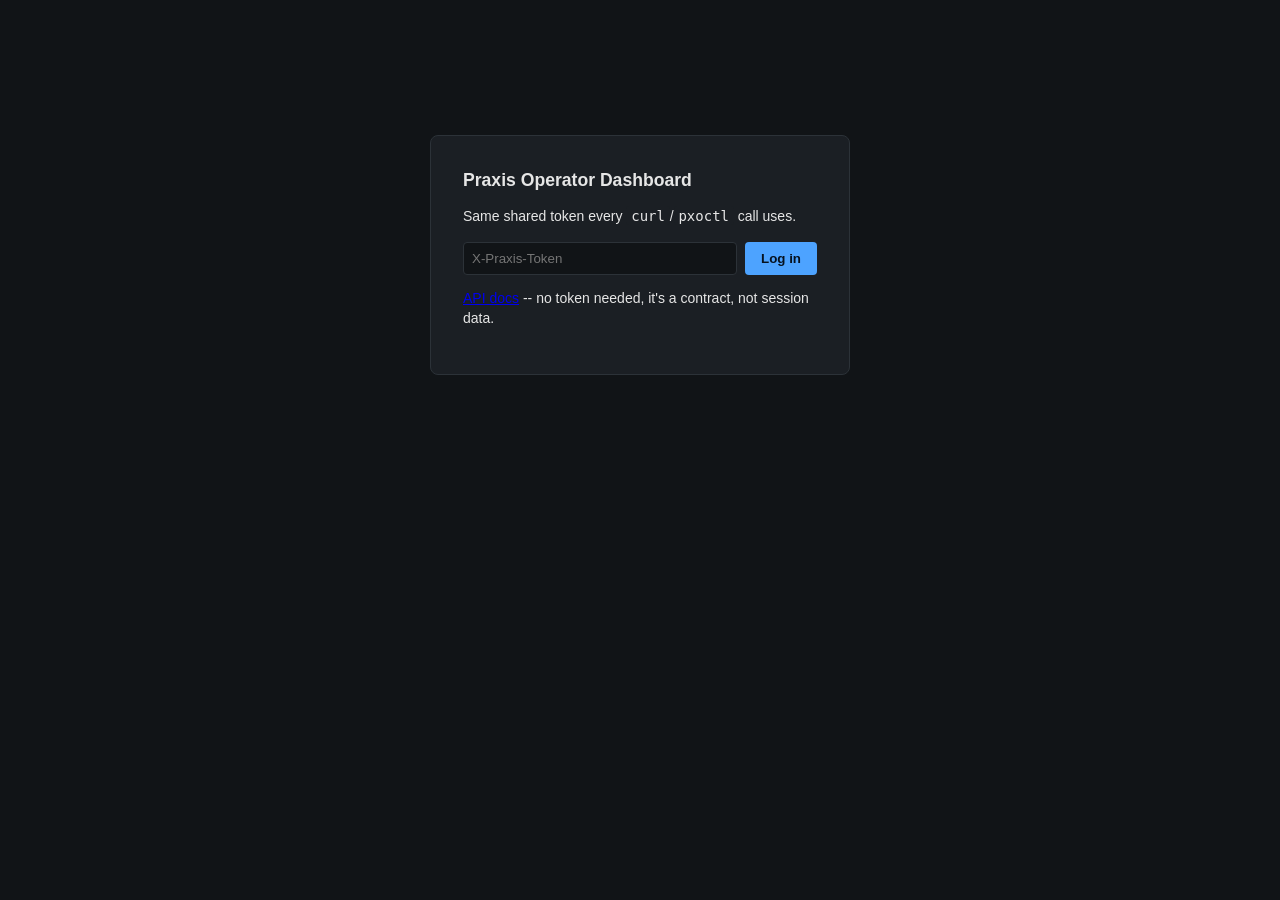
<file: orchestrator/internal/dashboard/static/index.html>
<!DOCTYPE html>
<html lang="en">
<head>
<meta charset="utf-8">
<meta name="viewport" content="width=device-width, initial-scale=1">
<title>Praxis Operator Dashboard</title>
<link rel="stylesheet" href="vendor/xterm.css">
<link rel="stylesheet" href="style.css">
</head>
<body>

<section id="login">
  <h1>Praxis Operator Dashboard</h1>
  <p>Same shared token every <code>curl</code>/<code>pxoctl</code> call uses.</p>
  <form id="login-form">
    <input type="password" id="token-input" placeholder="X-Praxis-Token" autocomplete="off" required>
    <button type="submit">Log in</button>
  </form>
  <p id="login-error" class="error" hidden></p>
  <p><a href="api-docs.html" target="_blank" rel="noopener">API docs</a> -- no token needed, it's a contract, not session data.</p>
</section>

<section id="dashboard" hidden>
  <header>
    <h1>Praxis Operator Dashboard</h1>
    <div id="capacity">capacity: <span id="capacity-used">-</span> / <span id="capacity-limit">-</span></div>
    <div id="staleness">
      auto-refreshing every <span id="poll-interval-s"></span>s -- data as of <span id="taken-at">-</span>
    </div>
    <a href="api-docs.html" target="_blank" rel="noopener">API docs</a>
    <button id="logout">Log out</button>
  </header>

  <div id="body">
    <div id="sessions-panel">
      <h2>Sessions (<span id="session-count">0</span>)</h2>
      <table id="sessions-table">
        <thead>
          <tr><th>attempt_id</th><th>state</th><th>weight</th><th>expires in</th></tr>
        </thead>
        <tbody id="sessions-tbody"></tbody>
      </table>
      <p id="orphans-note"></p>
    </div>

    <div id="shell-panel" hidden>
      <div id="shell-header">
        <span id="shell-title"></span>
        <label>user: <input type="text" id="shell-user" value="candidate" size="10"></label>
        <button id="shell-reconnect">reconnect</button>
        <button id="shell-close">close</button>
      </div>
      <div id="shell-disconnected" hidden>disconnected</div>
      <div id="terminal"></div>
    </div>
  </div>
</section>

<script src="vendor/xterm.js"></script>
<script src="app.js"></script>
</body>
</html>
</file>
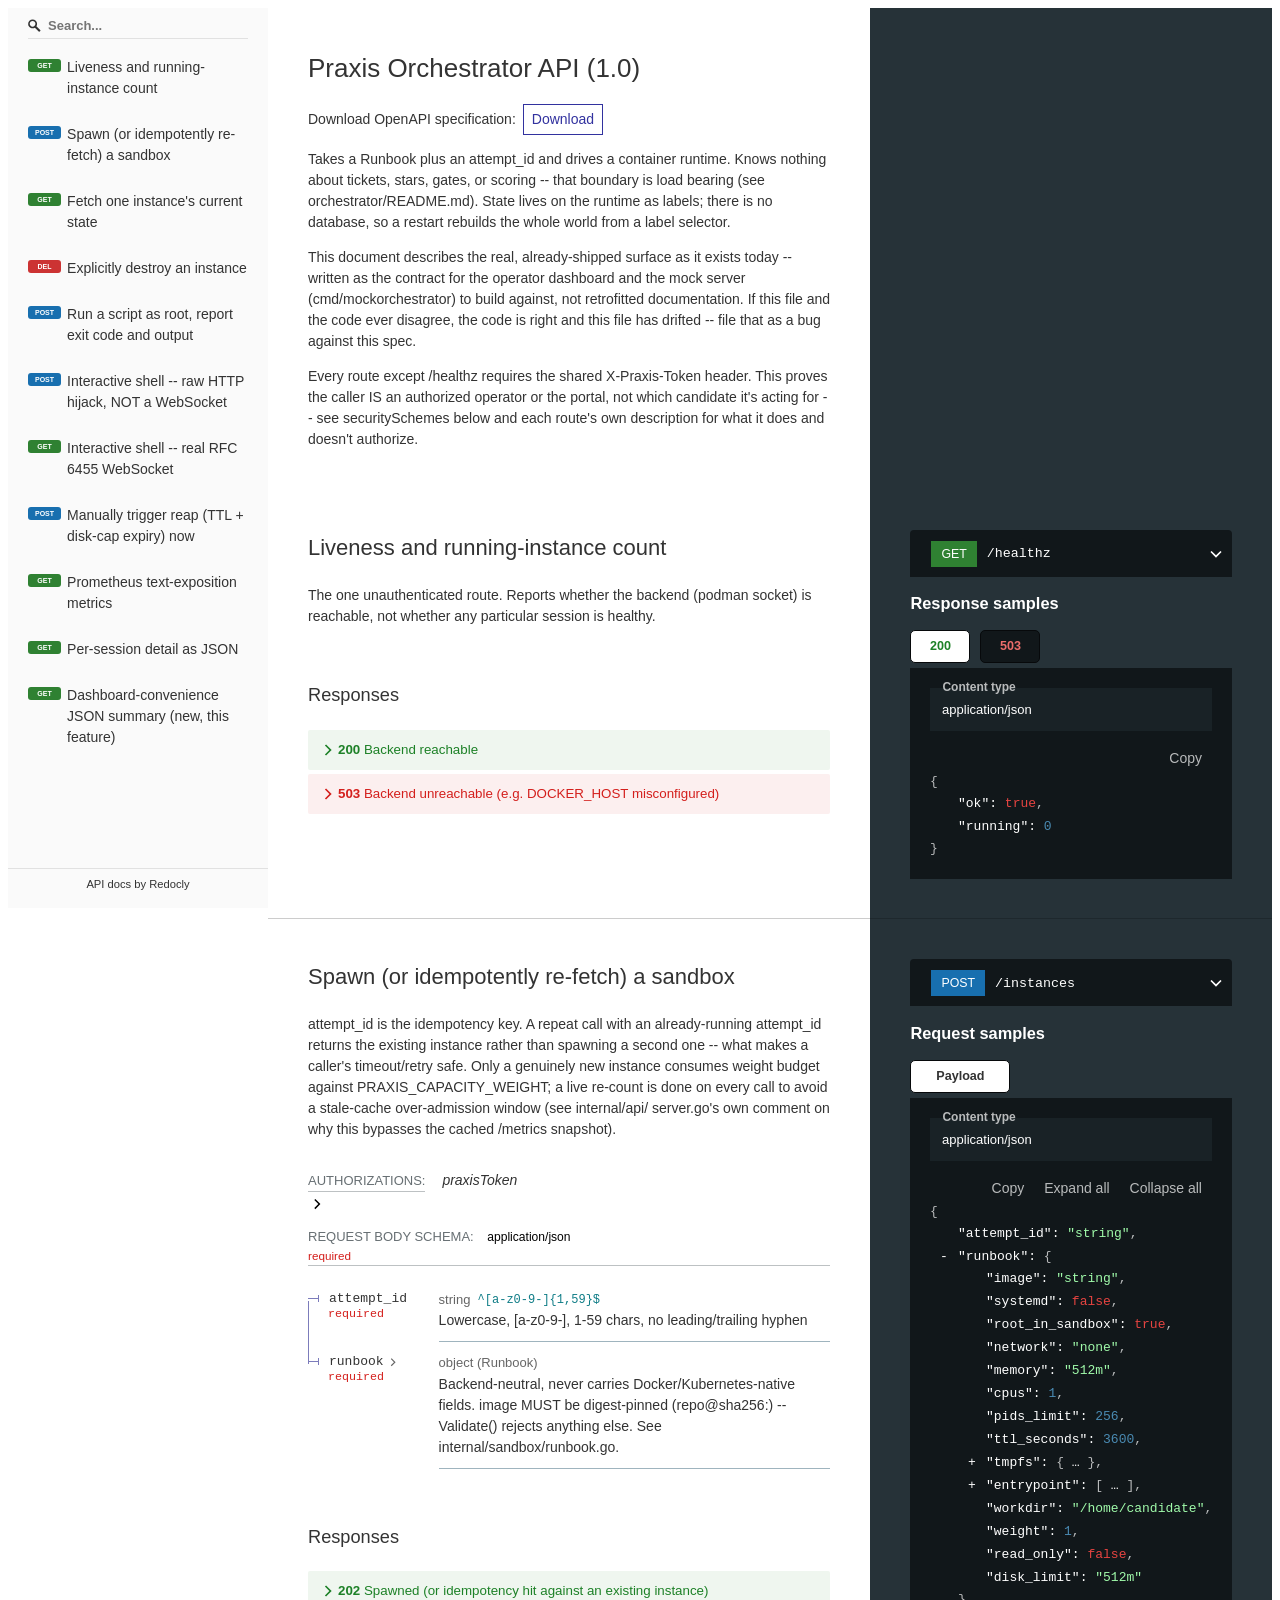
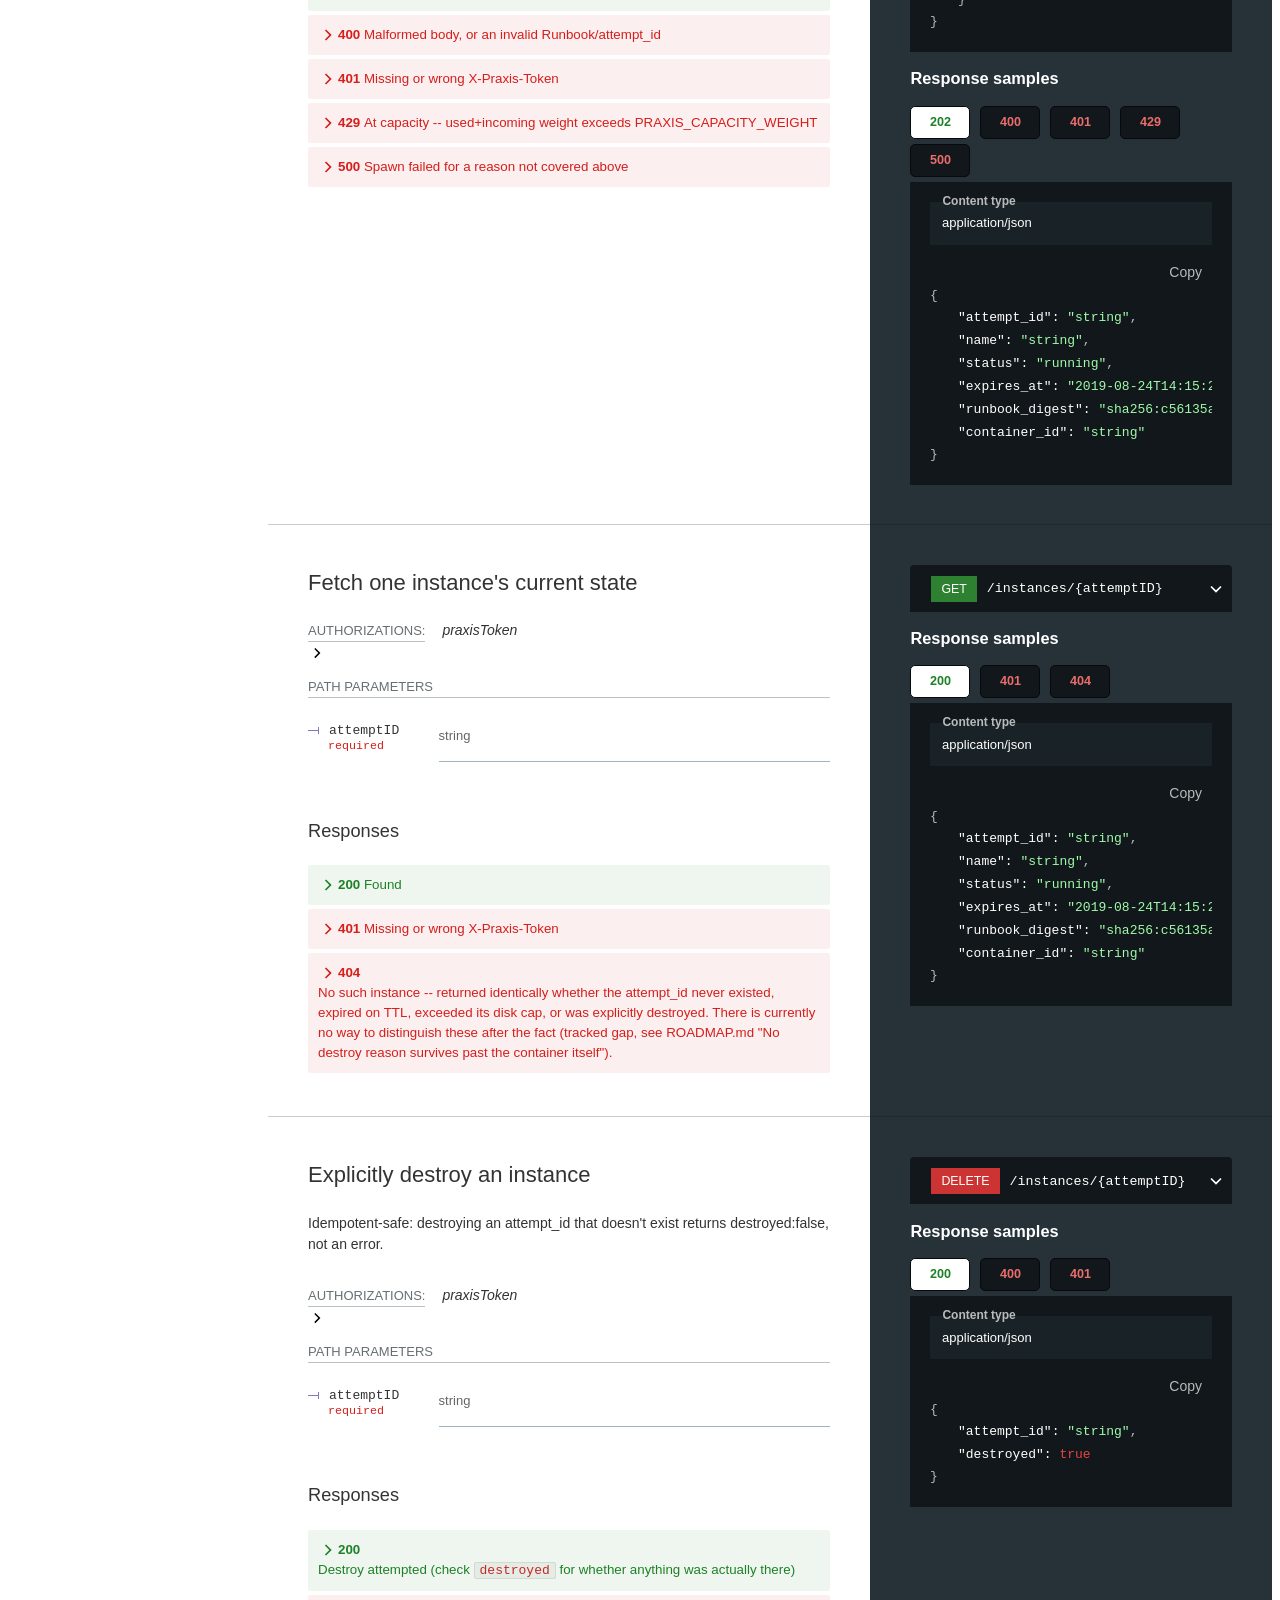
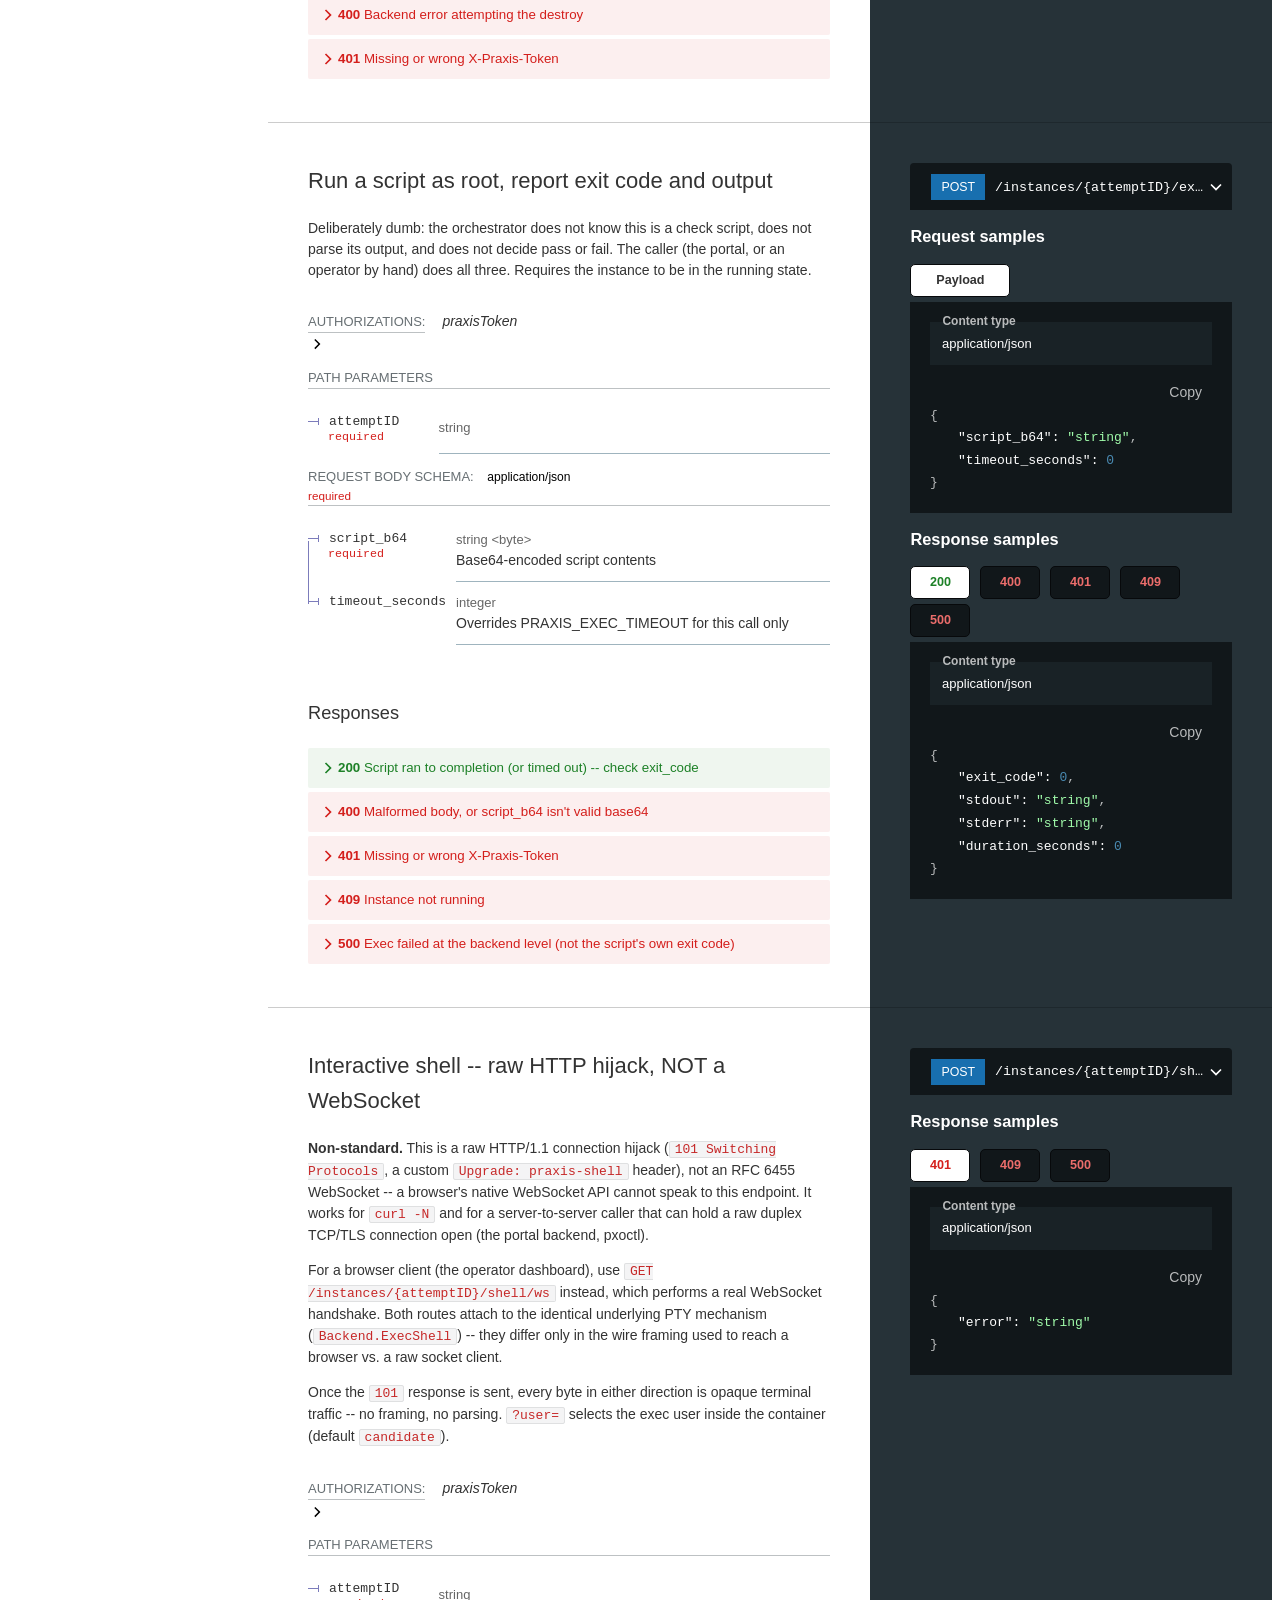
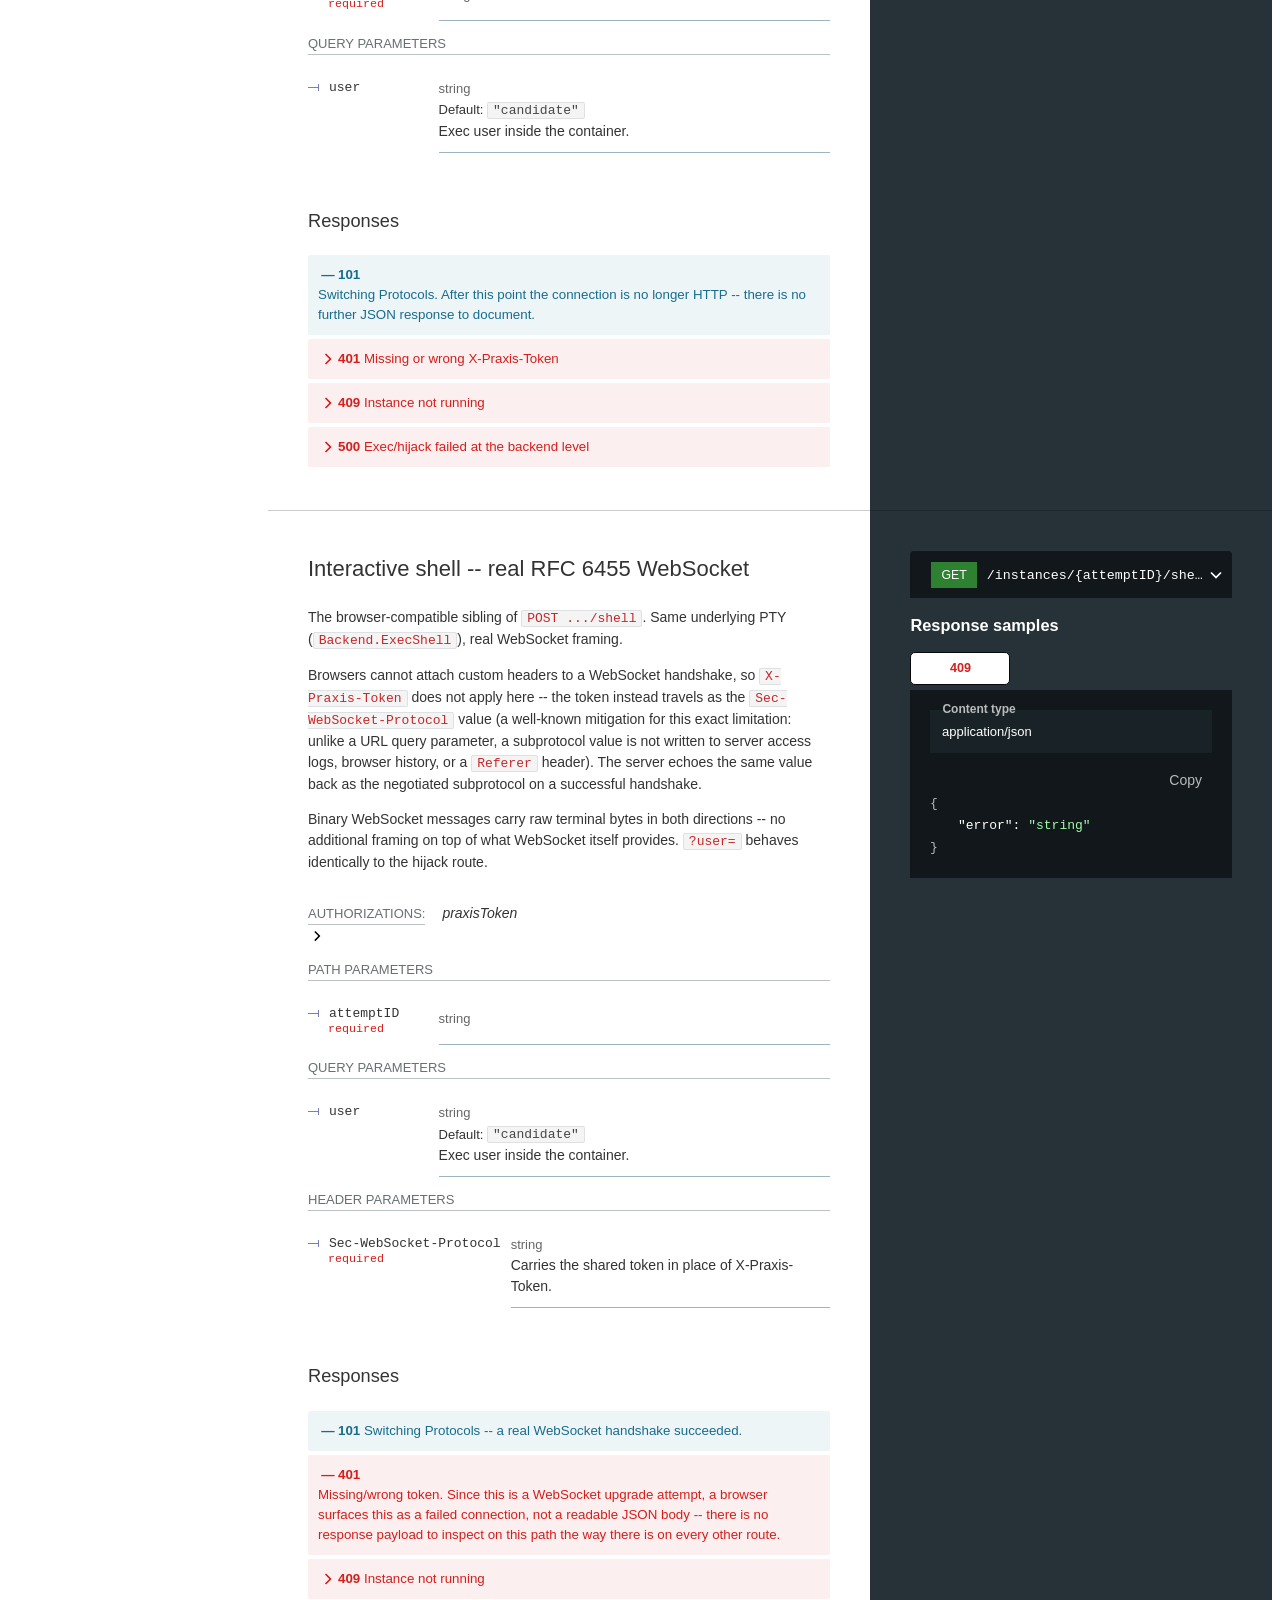
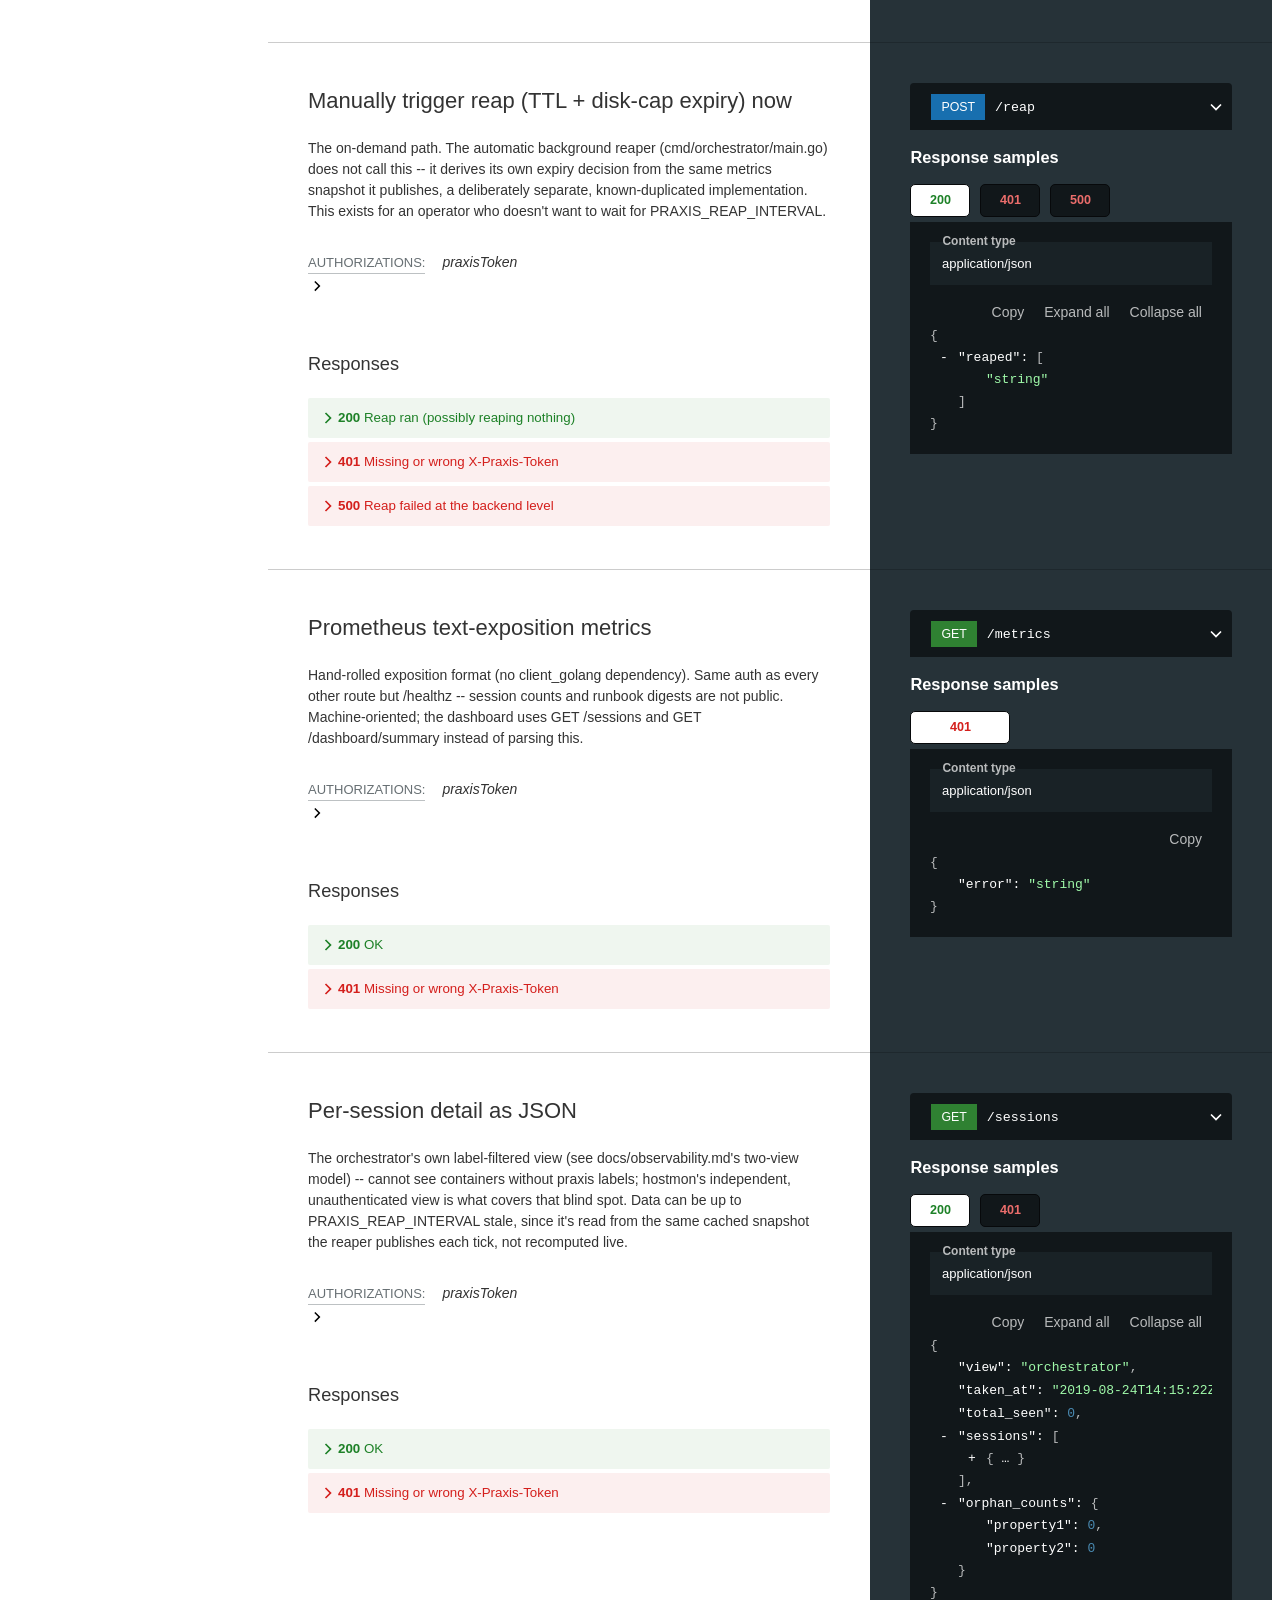
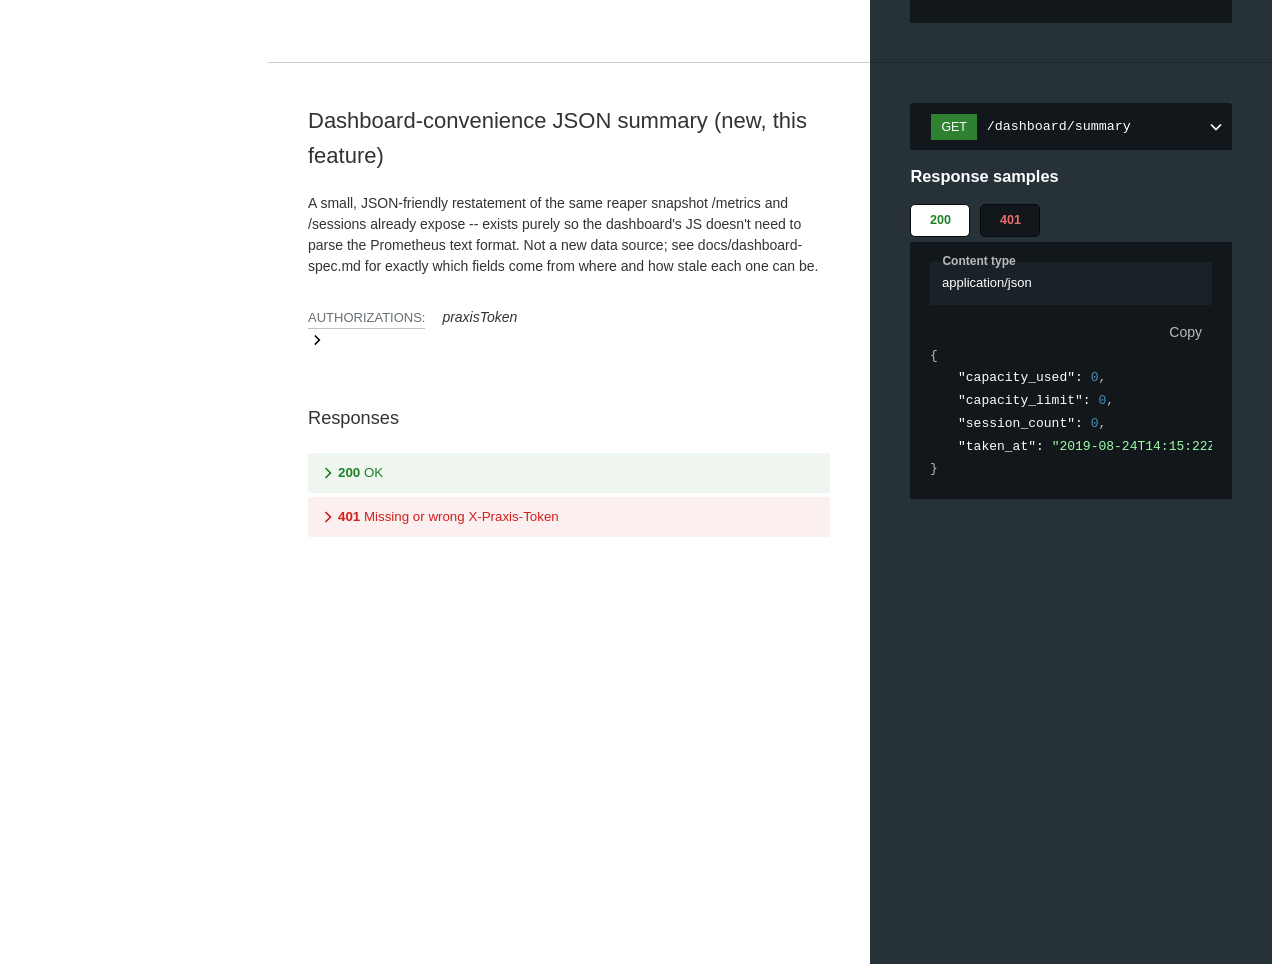
<file: orchestrator/internal/dashboard/static/api-docs.html>
<!DOCTYPE html>
<html lang="en">
<head>
<meta charset="utf-8">
<meta name="viewport" content="width=device-width, initial-scale=1">
<title>Praxis Orchestrator API</title>
</head>
<body>
<!-- Rendered client-side by vendor/redoc.standalone.js, vendored into the
     repo and go:embed'd rather than loaded from a CDN, same reasoning as
     xterm.js in the terminal panel: this project's whole ethos is zero
     external fetches at runtime.

     spec-url is a plain relative path -- openapi.yaml lives right next to
     this file in the same embedded static tree (it moved here from the
     orchestrator module root specifically so it could be embedded at all:
     Go's //go:embed cannot reach outside the declaring package's own
     directory, and this file's canonical, always-current copy needs to be
     the same one `swagger-cli validate` and any other tooling reads --
     one file, not a synced duplicate. -->
<redoc spec-url="openapi.yaml"></redoc>
<script src="vendor/redoc.standalone.js"></script>
</body>
</html>
</file>
<file: orchestrator/internal/dashboard/static/vendor/xterm.css>
/**
 * Copyright (c) 2014 The xterm.js authors. All rights reserved.
 * Copyright (c) 2012-2013, Christopher Jeffrey (MIT License)
 * https://github.com/chjj/term.js
 * @license MIT
 *
 * Permission is hereby granted, free of charge, to any person obtaining a copy
 * of this software and associated documentation files (the "Software"), to deal
 * in the Software without restriction, including without limitation the rights
 * to use, copy, modify, merge, publish, distribute, sublicense, and/or sell
 * copies of the Software, and to permit persons to whom the Software is
 * furnished to do so, subject to the following conditions:
 *
 * The above copyright notice and this permission notice shall be included in
 * all copies or substantial portions of the Software.
 *
 * THE SOFTWARE IS PROVIDED "AS IS", WITHOUT WARRANTY OF ANY KIND, EXPRESS OR
 * IMPLIED, INCLUDING BUT NOT LIMITED TO THE WARRANTIES OF MERCHANTABILITY,
 * FITNESS FOR A PARTICULAR PURPOSE AND NONINFRINGEMENT. IN NO EVENT SHALL THE
 * AUTHORS OR COPYRIGHT HOLDERS BE LIABLE FOR ANY CLAIM, DAMAGES OR OTHER
 * LIABILITY, WHETHER IN AN ACTION OF CONTRACT, TORT OR OTHERWISE, ARISING FROM,
 * OUT OF OR IN CONNECTION WITH THE SOFTWARE OR THE USE OR OTHER DEALINGS IN
 * THE SOFTWARE.
 *
 * Originally forked from (with the author's permission):
 *   Fabrice Bellard's javascript vt100 for jslinux:
 *   http://bellard.org/jslinux/
 *   Copyright (c) 2011 Fabrice Bellard
 *   The original design remains. The terminal itself
 *   has been extended to include xterm CSI codes, among
 *   other features.
 */

/**
 *  Default styles for xterm.js
 */

.xterm {
    cursor: text;
    position: relative;
    user-select: none;
    -ms-user-select: none;
    -webkit-user-select: none;
}

.xterm.focus,
.xterm:focus {
    outline: none;
}

.xterm .xterm-helpers {
    position: absolute;
    top: 0;
    /**
     * The z-index of the helpers must be higher than the canvases in order for
     * IMEs to appear on top.
     */
    z-index: 5;
}

.xterm .xterm-helper-textarea {
    padding: 0;
    border: 0;
    margin: 0;
    /* Move textarea out of the screen to the far left, so that the cursor is not visible */
    position: absolute;
    opacity: 0;
    left: -9999em;
    top: 0;
    width: 0;
    height: 0;
    z-index: -5;
    /** Prevent wrapping so the IME appears against the textarea at the correct position */
    white-space: nowrap;
    overflow: hidden;
    resize: none;
}

.xterm .composition-view {
    /* TODO: Composition position got messed up somewhere */
    background: #000;
    color: #FFF;
    display: none;
    position: absolute;
    white-space: nowrap;
    z-index: 1;
}

.xterm .composition-view.active {
    display: block;
}

.xterm .xterm-viewport {
    /* On OS X this is required in order for the scroll bar to appear fully opaque */
    background-color: #000;
    overflow-y: scroll;
    cursor: default;
    position: absolute;
    right: 0;
    left: 0;
    top: 0;
    bottom: 0;
}

.xterm .xterm-screen {
    position: relative;
}

.xterm .xterm-screen canvas {
    position: absolute;
    left: 0;
    top: 0;
}

.xterm-char-measure-element {
    display: inline-block;
    visibility: hidden;
    position: absolute;
    top: 0;
    left: -9999em;
    line-height: normal;
}

.xterm.enable-mouse-events {
    /* When mouse events are enabled (eg. tmux), revert to the standard pointer cursor */
    cursor: default;
}

.xterm.xterm-cursor-pointer,
.xterm .xterm-cursor-pointer {
    cursor: pointer;
}

.xterm.column-select.focus {
    /* Column selection mode */
    cursor: crosshair;
}

.xterm .xterm-accessibility:not(.debug),
.xterm .xterm-message {
    position: absolute;
    left: 0;
    top: 0;
    bottom: 0;
    right: 0;
    z-index: 10;
    color: transparent;
    pointer-events: none;
}

.xterm .xterm-accessibility-tree:not(.debug) *::selection {
  color: transparent;
}

.xterm .xterm-accessibility-tree {
  font-family: monospace;
  user-select: text;
  white-space: pre;
}

.xterm .xterm-accessibility-tree > div {
  transform-origin: left;
  width: fit-content;
}

.xterm .live-region {
    position: absolute;
    left: -9999px;
    width: 1px;
    height: 1px;
    overflow: hidden;
}

.xterm-dim {
    /* Dim should not apply to background, so the opacity of the foreground color is applied
     * explicitly in the generated class and reset to 1 here */
    opacity: 1 !important;
}

.xterm-underline-1 { text-decoration: underline; }
.xterm-underline-2 { text-decoration: double underline; }
.xterm-underline-3 { text-decoration: wavy underline; }
.xterm-underline-4 { text-decoration: dotted underline; }
.xterm-underline-5 { text-decoration: dashed underline; }

.xterm-overline {
    text-decoration: overline;
}

.xterm-overline.xterm-underline-1 { text-decoration: overline underline; }
.xterm-overline.xterm-underline-2 { text-decoration: overline double underline; }
.xterm-overline.xterm-underline-3 { text-decoration: overline wavy underline; }
.xterm-overline.xterm-underline-4 { text-decoration: overline dotted underline; }
.xterm-overline.xterm-underline-5 { text-decoration: overline dashed underline; }

.xterm-strikethrough {
    text-decoration: line-through;
}

.xterm-screen .xterm-decoration-container .xterm-decoration {
	z-index: 6;
	position: absolute;
}

.xterm-screen .xterm-decoration-container .xterm-decoration.xterm-decoration-top-layer {
	z-index: 7;
}

.xterm-decoration-overview-ruler {
    z-index: 8;
    position: absolute;
    top: 0;
    right: 0;
    pointer-events: none;
}

.xterm-decoration-top {
    z-index: 2;
    position: relative;
}



/* Derived from vs/base/browser/ui/scrollbar/media/scrollbar.css */

/* xterm.js customization: Override xterm's cursor style */
.xterm .xterm-scrollable-element > .scrollbar {
    cursor: default;
}

/* Arrows */
.xterm .xterm-scrollable-element > .scrollbar > .scra {
	cursor: pointer;
	font-size: 11px !important;
}

.xterm .xterm-scrollable-element > .visible {
	opacity: 1;

	/* Background rule added for IE9 - to allow clicks on dom node */
	background:rgba(0,0,0,0);

	transition: opacity 100ms linear;
	/* In front of peek view */
	z-index: 11;
}
.xterm .xterm-scrollable-element > .invisible {
	opacity: 0;
	pointer-events: none;
}
.xterm .xterm-scrollable-element > .invisible.fade {
	transition: opacity 800ms linear;
}

/* Scrollable Content Inset Shadow */
.xterm .xterm-scrollable-element > .shadow {
	position: absolute;
	display: none;
}
.xterm .xterm-scrollable-element > .shadow.top {
	display: block;
	top: 0;
	left: 3px;
	height: 3px;
	width: 100%;
	box-shadow: var(--vscode-scrollbar-shadow, #000) 0 6px 6px -6px inset;
}
.xterm .xterm-scrollable-element > .shadow.left {
	display: block;
	top: 3px;
	left: 0;
	height: 100%;
	width: 3px;
	box-shadow: var(--vscode-scrollbar-shadow, #000) 6px 0 6px -6px inset;
}
.xterm .xterm-scrollable-element > .shadow.top-left-corner {
	display: block;
	top: 0;
	left: 0;
	height: 3px;
	width: 3px;
}
.xterm .xterm-scrollable-element > .shadow.top.left {
	box-shadow: var(--vscode-scrollbar-shadow, #000) 6px 0 6px -6px inset;
}
</file>
<file: orchestrator/internal/dashboard/static/style.css>
/* Praxis operator dashboard. Plain CSS, no framework -- an operator tool,
   not a product surface; legibility over polish. */

:root {
  color-scheme: light dark;
  --bg: #111417;
  --panel: #1b1f24;
  --border: #2c3238;
  --text: #e6e6e6;
  --muted: #8a929c;
  --accent: #4da3ff;
  --error: #ff6b6b;
  --warn: #e0a939;
}

* { box-sizing: border-box; }

body {
  margin: 0;
  background: var(--bg);
  color: var(--text);
  font: 14px/1.4 -apple-system, "Segoe UI", Roboto, sans-serif;
}

h1 { font-size: 1.1rem; margin: 0; }
h2 { font-size: 0.95rem; margin: 0 0 0.5rem; color: var(--muted); }

code {
  background: var(--panel);
  padding: 0.1rem 0.3rem;
  border-radius: 3px;
}

#login {
  max-width: 420px;
  margin: 15vh auto;
  padding: 2rem;
  background: var(--panel);
  border: 1px solid var(--border);
  border-radius: 8px;
}
#login-form { display: flex; gap: 0.5rem; margin-top: 1rem; }
#token-input { flex: 1; padding: 0.5rem; background: var(--bg); border: 1px solid var(--border); color: var(--text); border-radius: 4px; }
button {
  padding: 0.5rem 1rem;
  background: var(--accent);
  color: #06121f;
  border: none;
  border-radius: 4px;
  cursor: pointer;
  font-weight: 600;
}
button:hover { filter: brightness(1.1); }
.error { color: var(--error); margin-top: 0.75rem; }

#dashboard header {
  display: flex;
  align-items: center;
  gap: 1.5rem;
  padding: 0.75rem 1.5rem;
  border-bottom: 1px solid var(--border);
  flex-wrap: wrap;
}
#dashboard header > *:last-child { margin-left: auto; }
#staleness { color: var(--muted); font-size: 0.85rem; }
#capacity { font-variant-numeric: tabular-nums; }

#body { display: flex; height: calc(100vh - 60px); }
#sessions-panel { width: 420px; padding: 1rem 1.5rem; overflow-y: auto; border-right: 1px solid var(--border); }
#shell-panel { flex: 1; display: flex; flex-direction: column; padding: 1rem; min-width: 0; }
#shell-panel[hidden], #sessions-panel[hidden] { display: none; }

table { width: 100%; border-collapse: collapse; font-size: 0.85rem; }
th, td { text-align: left; padding: 0.4rem 0.3rem; border-bottom: 1px solid var(--border); }
th { color: var(--muted); font-weight: 500; }
.session-row { cursor: pointer; }
.session-row:hover { background: var(--panel); }
.session-row.selected { background: rgba(77, 163, 255, 0.15); }

#orphans-note { color: var(--warn); font-size: 0.8rem; }

#shell-header { display: flex; align-items: center; gap: 1rem; margin-bottom: 0.5rem; }
#shell-title { font-weight: 600; }
#shell-user { background: var(--bg); border: 1px solid var(--border); color: var(--text); border-radius: 4px; padding: 0.25rem; }
#shell-disconnected {
  background: var(--error);
  color: #200;
  padding: 0.4rem 0.75rem;
  border-radius: 4px;
  margin-bottom: 0.5rem;
  font-weight: 600;
}

#terminal { flex: 1; min-height: 0; }
</file>
